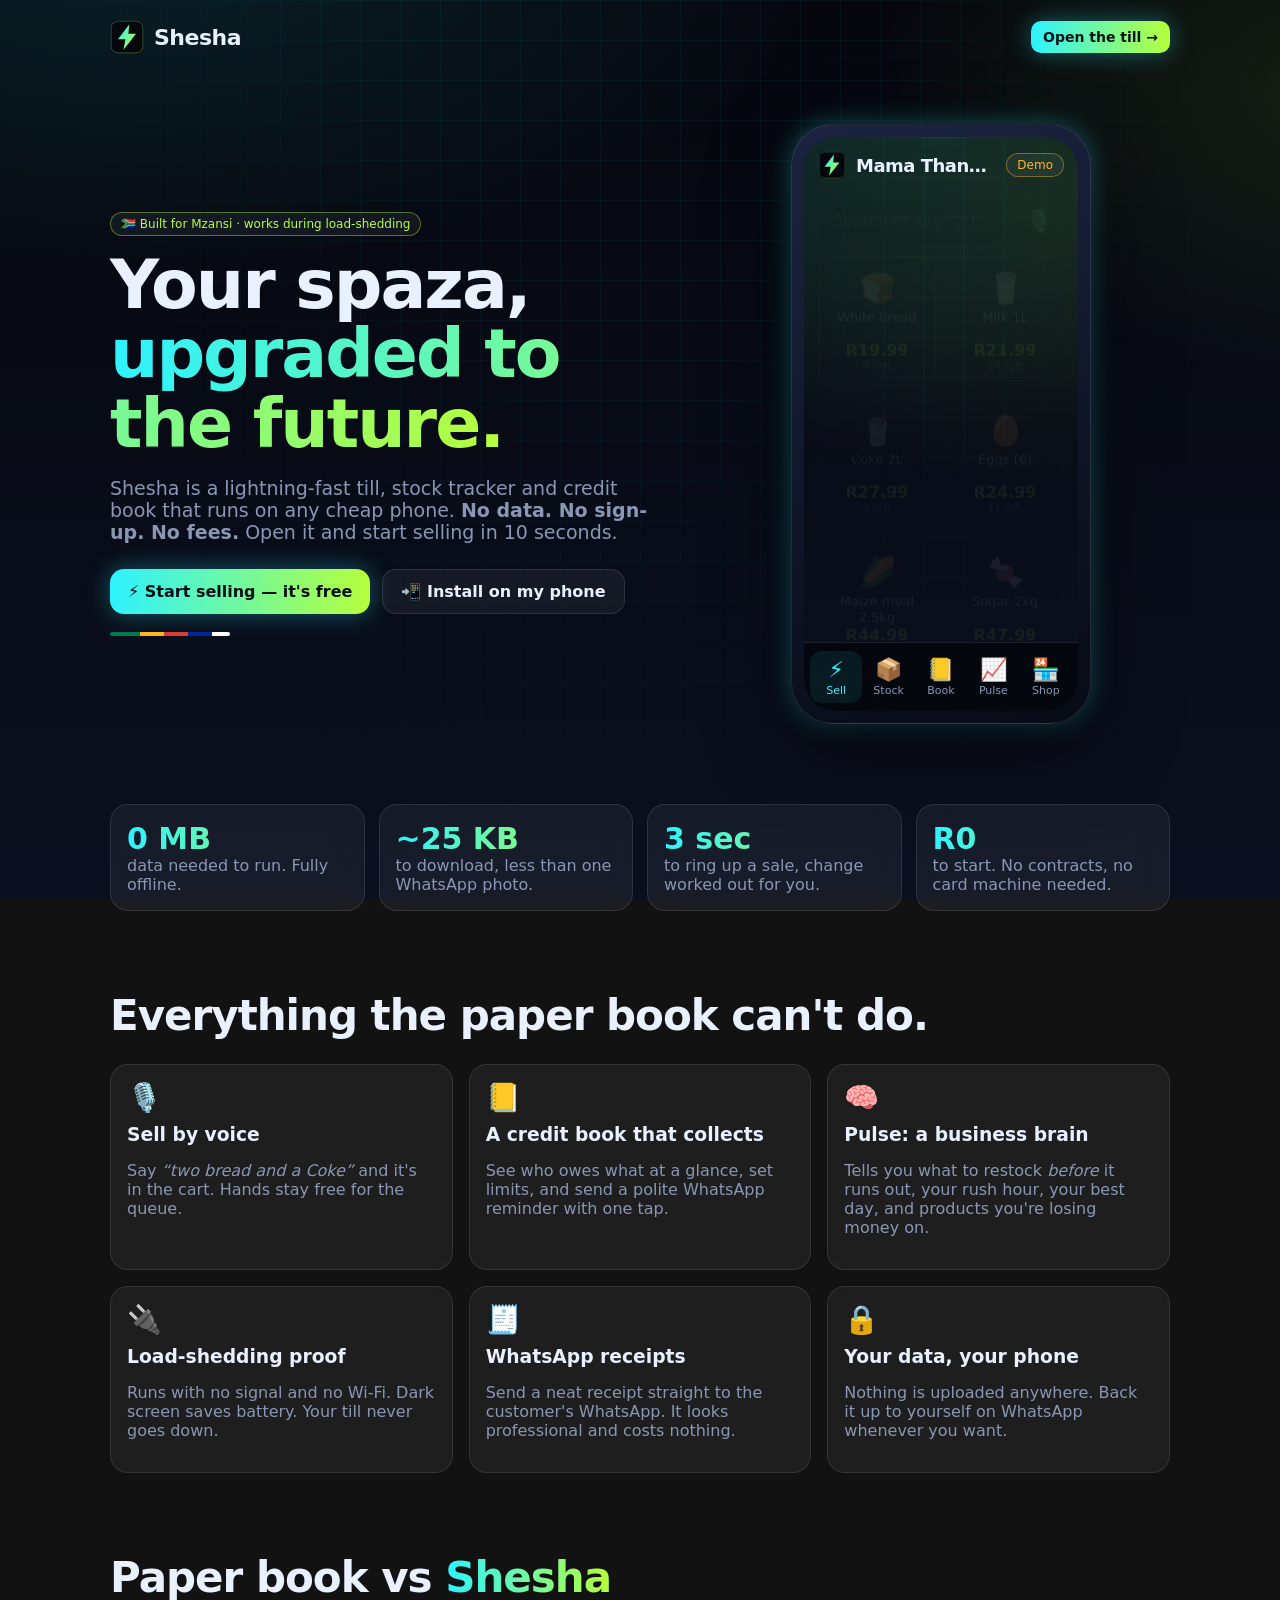
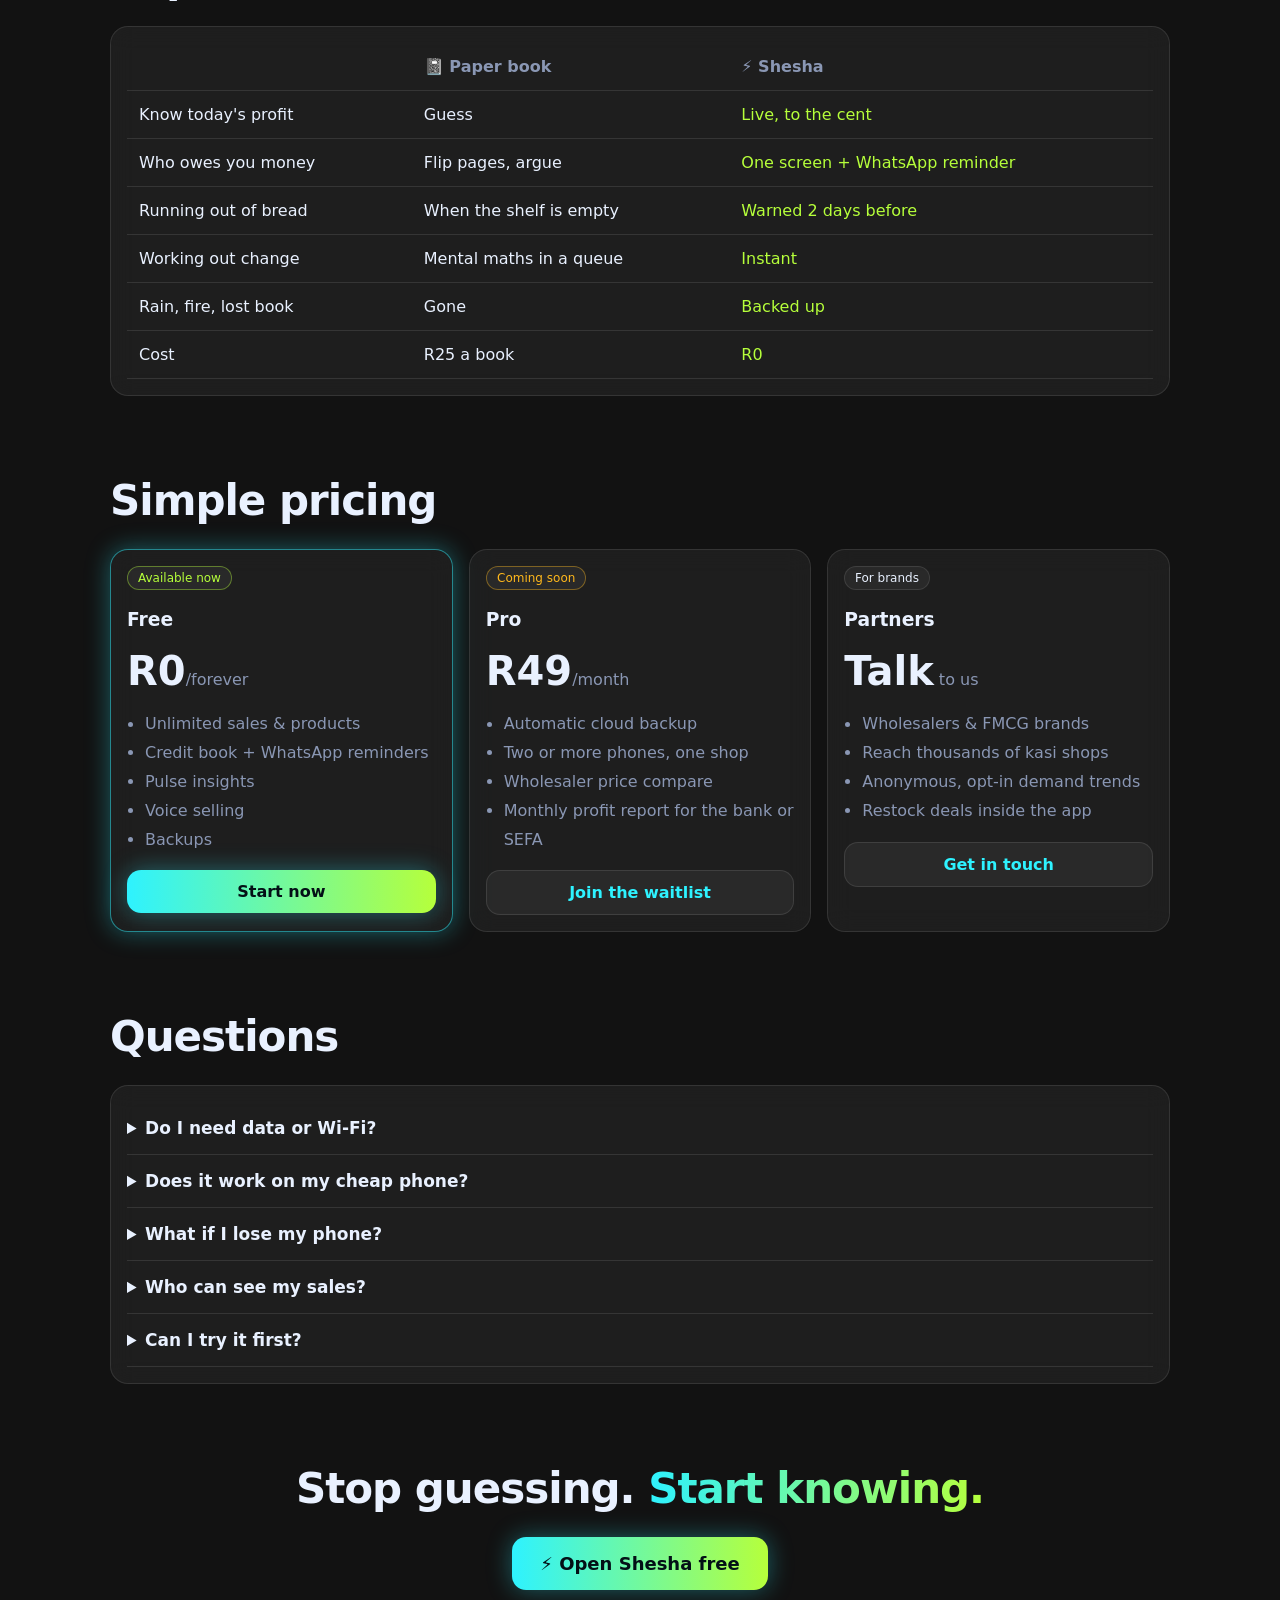
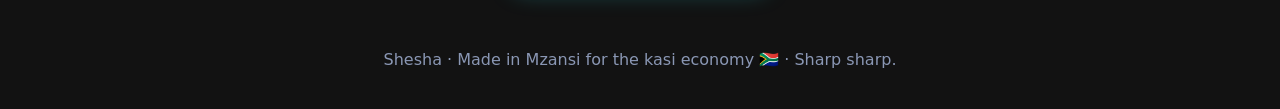
<file: index.html>
<!doctype html>
<html lang="en-ZA">
<head>
  <meta charset="utf-8" />
  <meta name="viewport" content="width=device-width, initial-scale=1, viewport-fit=cover" />
  <meta name="theme-color" content="#05070d" />
  <title>Shesha ⚡ The free futuristic till for spaza shops &amp; kasi businesses</title>
  <meta name="description" content="Offline till, stock tracker and credit book for South African spaza shops. Works during load-shedding, uses zero data, sell by voice, WhatsApp receipts. Free." />
  <meta property="og:title" content="Shesha ⚡ Your spaza, upgraded to the future" />
  <meta property="og:description" content="Free offline till + credit book for kasi businesses. Works during load-shedding. No data. No sign-up." />
  <meta property="og:image" content="icon-512.png" />
  <link rel="manifest" href="manifest.webmanifest" />
  <link rel="icon" href="icon.svg" type="image/svg+xml" />
  <link rel="apple-touch-icon" href="icon-192.png" />
  <link rel="stylesheet" href="styles.css" />
  <style>
    .compare { width: 100%; border-collapse: collapse; }
    .compare td, .compare th { padding: 14px 12px; border-bottom: 1px solid var(--line); text-align: left; }
    .compare th { color: var(--muted); font-weight: 600; }
    .compare td:nth-child(3) { color: var(--lime); }
    details { border-bottom: 1px solid var(--line); padding: 16px 0; }
    summary { cursor: pointer; font-weight: 600; font-size: 17px; }
    details p { color: var(--muted); }
    .flag { height: 4px; border-radius: 2px; background: linear-gradient(90deg, #007a4d 0 25%, #ffb81c 25% 45%, #de3831 45% 65%, #002395 65% 85%, #fff 85%); width: 120px; margin-top: 18px; }
  </style>
</head>
<body class="grid-bg">
  <div class="wrap">
    <nav class="nav">
      <div class="logo"><img src="icon.svg" alt="" /> Shesha</div>
      <a class="btn small primary" href="app.html">Open the till →</a>
    </nav>

    <header class="hero">
      <div>
        <span class="pill live">🇿🇦 Built for Mzansi · works during load-shedding</span>
        <h1>Your spaza,<br /><span class="neon">upgraded to the future.</span></h1>
        <p class="lead">Shesha is a lightning-fast till, stock tracker and credit book that runs on any cheap phone. <b>No data. No sign-up. No fees.</b> Open it and start selling in 10 seconds.</p>
        <div class="cta">
          <a class="btn primary" href="app.html">⚡ Start selling — it's free</a>
          <button class="btn" id="installBtn">📲 Install on my phone</button>
        </div>
        <p class="muted" id="iosHint" hidden style="font-size:14px">On iPhone: tap <b>Share</b> → <b>Add to Home Screen</b>.</p>
        <div class="flag"></div>
      </div>
      <div class="phone"><iframe src="app.html" title="Live Shesha demo" loading="lazy"></iframe></div>
    </header>

    <div class="stats">
      <div class="card stat"><b class="neon">0 MB</b><span class="muted">data needed to run. Fully offline.</span></div>
      <div class="card stat"><b class="neon" id="sizeStat">~25 KB</b><span class="muted">to download, less than one WhatsApp photo.</span></div>
      <div class="card stat"><b class="neon">3 sec</b><span class="muted">to ring up a sale, change worked out for you.</span></div>
      <div class="card stat"><b class="neon">R0</b><span class="muted">to start. No contracts, no card machine needed.</span></div>
    </div>

    <section>
      <h2>Everything the paper book can't do.</h2>
      <div class="features">
        <div class="card feature"><div class="ico">🎙️</div><h3>Sell by voice</h3><p class="muted">Say <i>“two bread and a Coke”</i> and it's in the cart. Hands stay free for the queue.</p></div>
        <div class="card feature"><div class="ico">📒</div><h3>A credit book that collects</h3><p class="muted">See who owes what at a glance, set limits, and send a polite WhatsApp reminder with one tap.</p></div>
        <div class="card feature"><div class="ico">🧠</div><h3>Pulse: a business brain</h3><p class="muted">Tells you what to restock <i>before</i> it runs out, your rush hour, your best day, and products you're losing money on.</p></div>
        <div class="card feature"><div class="ico">🔌</div><h3>Load-shedding proof</h3><p class="muted">Runs with no signal and no Wi-Fi. Dark screen saves battery. Your till never goes down.</p></div>
        <div class="card feature"><div class="ico">🧾</div><h3>WhatsApp receipts</h3><p class="muted">Send a neat receipt straight to the customer's WhatsApp. It looks professional and costs nothing.</p></div>
        <div class="card feature"><div class="ico">🔒</div><h3>Your data, your phone</h3><p class="muted">Nothing is uploaded anywhere. Back it up to yourself on WhatsApp whenever you want.</p></div>
      </div>
    </section>

    <section>
      <h2>Paper book vs <span class="neon">Shesha</span></h2>
      <div class="card" style="overflow-x:auto">
        <table class="compare">
          <tr><th></th><th>📓 Paper book</th><th>⚡ Shesha</th></tr>
          <tr><td>Know today's profit</td><td>Guess</td><td>Live, to the cent</td></tr>
          <tr><td>Who owes you money</td><td>Flip pages, argue</td><td>One screen + WhatsApp reminder</td></tr>
          <tr><td>Running out of bread</td><td>When the shelf is empty</td><td>Warned 2 days before</td></tr>
          <tr><td>Working out change</td><td>Mental maths in a queue</td><td>Instant</td></tr>
          <tr><td>Rain, fire, lost book</td><td>Gone</td><td>Backed up</td></tr>
          <tr><td>Cost</td><td>R25 a book</td><td>R0</td></tr>
        </table>
      </div>
    </section>

    <section>
      <h2>Simple pricing</h2>
      <div class="pricing">
        <div class="card price hot">
          <span class="pill live">Available now</span>
          <h3>Free</h3><b>R0</b><span class="muted">/forever</span>
          <ul><li>Unlimited sales &amp; products</li><li>Credit book + WhatsApp reminders</li><li>Pulse insights</li><li>Voice selling</li><li>Backups</li></ul>
          <a class="btn primary block" href="app.html">Start now</a>
        </div>
        <div class="card price">
          <span class="pill warn">Coming soon</span>
          <h3>Pro</h3><b>R49</b><span class="muted">/month</span>
          <ul><li>Automatic cloud backup</li><li>Two or more phones, one shop</li><li>Wholesaler price compare</li><li>Monthly profit report for the bank or SEFA</li></ul>
          <a class="btn block" id="proWait" href="#">Join the waitlist</a>
        </div>
        <div class="card price">
          <span class="pill">For brands</span>
          <h3>Partners</h3><b>Talk</b><span class="muted"> to us</span>
          <ul><li>Wholesalers &amp; FMCG brands</li><li>Reach thousands of kasi shops</li><li>Anonymous, opt-in demand trends</li><li>Restock deals inside the app</li></ul>
          <a class="btn block" id="partnerBtn" href="#">Get in touch</a>
        </div>
      </div>
    </section>

    <section>
      <h2>Questions</h2>
      <div class="card">
        <details><summary>Do I need data or Wi-Fi?</summary><p>Only once to open the page. After that Shesha works completely offline, even in airplane mode. Sending a WhatsApp receipt or reminder uses WhatsApp as normal.</p></details>
        <details><summary>Does it work on my cheap phone?</summary><p>Yes. Any Android phone with Chrome from the last 6 years, and iPhones too. It's smaller than a single photo.</p></details>
        <details><summary>What if I lose my phone?</summary><p>Use <b>Shop → Backup</b> to send your data file to yourself on WhatsApp or email. On a new phone, tap <b>Restore</b>.</p></details>
        <details><summary>Who can see my sales?</summary><p>Only you. Nothing leaves your phone unless you send it yourself.</p></details>
        <details><summary>Can I try it first?</summary><p>The app opens with a demo shop already full of sales so you can play with it. When you're ready, tap <b>Shop → Start fresh</b>.</p></details>
      </div>
    </section>

    <section style="text-align:center">
      <h2>Stop guessing. <span class="neon">Start knowing.</span></h2>
      <a class="btn primary" href="app.html" style="font-size:18px;padding:16px 28px">⚡ Open Shesha free</a>
    </section>

    <footer>Shesha · Made in Mzansi for the kasi economy 🇿🇦 · Sharp sharp.</footer>
  </div>

  <script>
    let deferred;
    addEventListener("beforeinstallprompt", (e) => { e.preventDefault(); deferred = e; });
    const isIOS = /iphone|ipad|ipod/i.test(navigator.userAgent);
    document.getElementById("installBtn").addEventListener("click", async () => {
      if (deferred) { deferred.prompt(); await deferred.userChoice; deferred = null; }
      else if (isIOS) document.getElementById("iosHint").hidden = false;
      else location.href = "app.html";
    });
    // Replace with your own WhatsApp business number once you have one.
    const CONTACT = "";
    const wa = (t) => `https://wa.me/${CONTACT}?text=${encodeURIComponent(t)}`;
    document.getElementById("proWait").href = wa("Hi! Please add me to the Shesha Pro waitlist. My shop is: ");
    document.getElementById("partnerBtn").href = wa("Hi! I'm interested in partnering with Shesha. Company: ");
    if ("serviceWorker" in navigator && location.protocol.startsWith("http")) navigator.serviceWorker.register("sw.js").catch(() => {});
  </script>
</body>
</html>
</file>
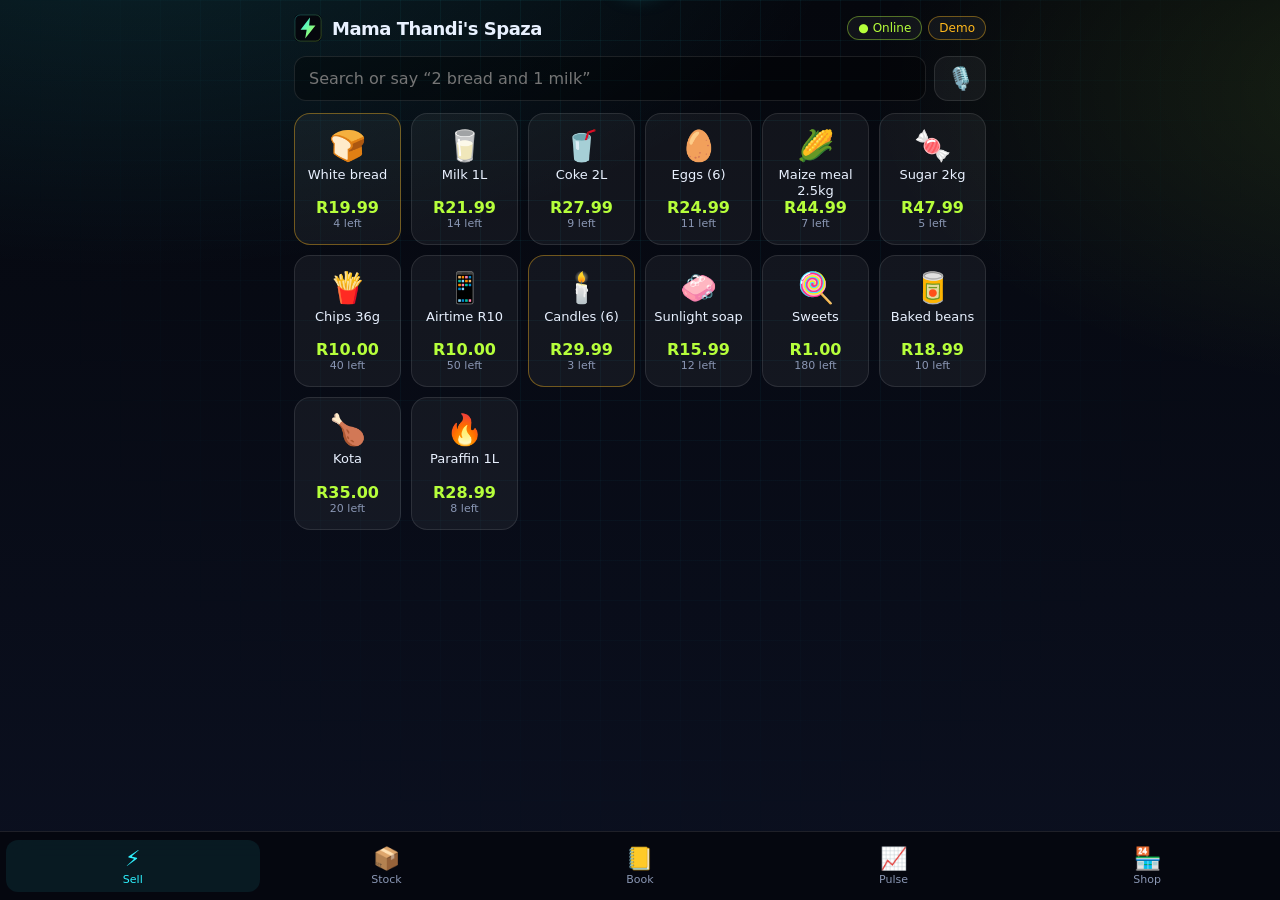
<file: app.html>
<!doctype html>
<html lang="en-ZA">
<head>
  <meta charset="utf-8" />
  <meta name="viewport" content="width=device-width, initial-scale=1, viewport-fit=cover" />
  <meta name="theme-color" content="#05070d" />
  <title>Shesha — Till</title>
  <link rel="manifest" href="manifest.webmanifest" />
  <link rel="icon" href="icon.svg" type="image/svg+xml" />
  <link rel="apple-touch-icon" href="icon-192.png" />
  <meta name="apple-mobile-web-app-capable" content="yes" />
  <link rel="stylesheet" href="styles.css" />
</head>
<body class="grid-bg">
  <main class="app">
    <header class="topbar">
      <div class="logo"><img src="icon.svg" alt="" /> <span id="shopName">Shesha</span></div>
      <div class="status">
        <span id="netPill" class="pill live">● Online</span>
        <span id="demoPill" class="pill warn" hidden>Demo</span>
      </div>
    </header>

    <!-- SELL -->
    <section id="view-sell" class="view active">
      <div class="searchrow">
        <input id="search" type="search" placeholder="Search or say “2 bread and 1 milk”" autocomplete="off" />
        <button id="micBtn" class="btn mic" title="Sell by voice" aria-label="Sell by voice">🎙️</button>
      </div>
      <div id="productGrid" class="products"></div>
    </section>

    <!-- STOCK -->
    <section id="view-stock" class="view">
      <div class="topbar">
        <h2 class="section" style="margin:0">Stock</h2>
        <button class="btn small primary" id="addProductBtn">+ Product</button>
      </div>
      <div id="stockValue" class="kpis"></div>
      <div class="card" id="stockList"></div>
    </section>

    <!-- CREDIT BOOK -->
    <section id="view-book" class="view">
      <div class="topbar">
        <h2 class="section" style="margin:0">Credit book</h2>
        <button class="btn small primary" id="addCustomerBtn">+ Customer</button>
      </div>
      <div id="bookSummary" class="kpis"></div>
      <div class="card" id="customerList"></div>
    </section>

    <!-- PULSE / INSIGHTS -->
    <section id="view-pulse" class="view">
      <div id="pulseKpis" class="kpis"></div>
      <h2 class="section">Smart tips</h2>
      <div id="tips"></div>
      <h2 class="section">Last 14 days</h2>
      <div class="card"><canvas id="chart" width="680" height="180"></canvas></div>
      <h2 class="section">Best sellers (7 days)</h2>
      <div class="card" id="bestSellers"></div>
      <h2 class="section">Recent sales</h2>
      <div class="card" id="recentSales"></div>
    </section>

    <!-- SETTINGS -->
    <section id="view-me" class="view">
      <h2 class="section">Your shop</h2>
      <div class="card">
        <label for="setName">Shop name</label>
        <input id="setName" placeholder="e.g. Mama Thandi's Spaza" />
        <label for="setPhone">WhatsApp number (for receipts)</label>
        <input id="setPhone" inputmode="tel" placeholder="e.g. 082 123 4567" />
        <div style="margin-top:14px"><button class="btn primary block" id="saveShop">Save</button></div>
      </div>
      <h2 class="section">Backup — never lose your book</h2>
      <div class="card stack">
        <p class="muted" style="margin:0">Your data lives only on this phone. Make a backup and send it to yourself on WhatsApp or email.</p>
        <div class="two">
          <button class="btn" id="exportBtn">⬇️ Backup</button>
          <button class="btn" id="importBtn">⬆️ Restore</button>
        </div>
        <input type="file" id="importFile" accept="application/json" hidden />
      </div>
      <h2 class="section">Spread the word</h2>
      <div class="card stack">
        <p class="muted" style="margin:0">Know another shop owner still using a paper book? Send them Shesha — it’s free.</p>
        <button class="btn wa block" id="shareAppBtn">Share on WhatsApp</button>
      </div>
      <h2 class="section">Danger zone</h2>
      <div class="card stack">
        <button class="btn" id="freshBtn">🧹 Start fresh (clear demo data)</button>
        <button class="btn" id="demoBtn">🎲 Load demo shop</button>
      </div>
      <p class="muted" style="text-align:center;margin-top:24px;font-size:13px">Shesha v1 · Made in Mzansi 🇿🇦 · <a href="index.html">About</a></p>
    </section>
  </main>

  <div id="cartBar" class="cartbar">
    <div class="card">
      <div>
        <div class="muted" id="cartCount">0 items</div>
        <div class="total" id="cartTotal">R0.00</div>
      </div>
      <div style="display:flex;gap:8px">
        <button class="btn small" id="clearCart" aria-label="Clear cart">✕</button>
        <button class="btn primary" id="checkoutBtn">Charge →</button>
      </div>
    </div>
  </div>

  <nav class="tabs" id="tabs">
    <button data-view="sell" class="active"><span>⚡</span>Sell</button>
    <button data-view="stock"><span>📦</span>Stock</button>
    <button data-view="book"><span>📒</span>Book</button>
    <button data-view="pulse"><span>📈</span>Pulse</button>
    <button data-view="me"><span>🏪</span>Shop</button>
  </nav>

  <!-- Checkout -->
  <dialog id="checkoutDlg">
    <h3>Checkout</h3>
    <div id="checkoutItems"></div>
    <div class="row"><b>Total</b><b class="total" id="checkoutTotal"></b></div>
    <label>Payment</label>
    <div class="seg" id="payMethod">
      <button class="btn small on" data-m="cash">💵 Cash</button>
      <button class="btn small" data-m="card">💳 Card/EFT</button>
      <button class="btn small" data-m="credit">📒 Book</button>
    </div>
    <div id="cashBox">
      <label for="tendered">Cash received</label>
      <input id="tendered" type="number" inputmode="decimal" min="0" step="0.5" placeholder="0.00" />
      <div class="three" style="margin-top:8px" id="quickCash"></div>
      <div class="change" id="changeOut">Change: R0.00</div>
    </div>
    <div id="creditBox" hidden>
      <label for="creditCustomer">Put on whose book?</label>
      <select id="creditCustomer"></select>
    </div>
    <div class="two" style="margin-top:14px">
      <button class="btn" id="cancelCheckout">Back</button>
      <button class="btn primary" id="confirmSale">Done ✓</button>
    </div>
  </dialog>

  <!-- After sale -->
  <dialog id="doneDlg">
    <h3 class="neon" style="font-size:28px">Sale done ⚡</h3>
    <p id="doneText" class="muted"></p>
    <label for="receiptPhone">Send WhatsApp receipt to (optional)</label>
    <input id="receiptPhone" inputmode="tel" placeholder="Customer number" />
    <div class="two" style="margin-top:14px">
      <button class="btn" id="closeDone">Next customer</button>
      <button class="btn wa" id="sendReceipt">Send receipt</button>
    </div>
  </dialog>

  <!-- Product editor -->
  <dialog id="productDlg">
    <h3 id="productDlgTitle">Product</h3>
    <div class="two">
      <div><label for="pEmoji">Icon</label><input id="pEmoji" maxlength="4" placeholder="🍞" /></div>
      <div><label for="pName">Name</label><input id="pName" placeholder="White bread" /></div>
      <div><label for="pPrice">Sell price (R)</label><input id="pPrice" type="number" inputmode="decimal" step="0.01" min="0" /></div>
      <div><label for="pCost">Cost price (R)</label><input id="pCost" type="number" inputmode="decimal" step="0.01" min="0" /></div>
      <div><label for="pStock">In stock</label><input id="pStock" type="number" inputmode="numeric" step="1" /></div>
      <div><label for="pLow">Warn me below</label><input id="pLow" type="number" inputmode="numeric" step="1" min="0" /></div>
    </div>
    <p class="muted" id="pMargin" style="font-size:13px"></p>
    <div class="two" style="margin-top:10px">
      <button class="btn danger" id="deleteProduct">Delete</button>
      <button class="btn primary" id="saveProduct">Save</button>
    </div>
    <button class="btn block" style="margin-top:8px" id="cancelProduct">Cancel</button>
  </dialog>

  <!-- Customer editor / payment -->
  <dialog id="customerDlg">
    <h3 id="customerDlgTitle">Customer</h3>
    <label for="cName">Name</label><input id="cName" placeholder="Sipho (Block C)" />
    <label for="cPhone">Phone</label><input id="cPhone" inputmode="tel" placeholder="072 000 0000" />
    <label for="cLimit">Credit limit (R)</label><input id="cLimit" type="number" inputmode="decimal" min="0" step="10" placeholder="200" />
    <div id="cPayBox" hidden>
      <label for="cPay">Record a payment (R)</label>
      <input id="cPay" type="number" inputmode="decimal" min="0" step="0.5" placeholder="0.00" />
    </div>
    <div class="two" style="margin-top:14px">
      <button class="btn" id="cancelCustomer">Cancel</button>
      <button class="btn primary" id="saveCustomer">Save</button>
    </div>
  </dialog>

  <div id="toast" class="toast" role="status" aria-live="polite"></div>

  <script src="app.js"></script>
</body>
</html>
</file>
<file: styles.css>
:root {
  --bg: #05070d;
  --bg2: #0b1020;
  --glass: rgba(255, 255, 255, 0.05);
  --glass-2: rgba(255, 255, 255, 0.09);
  --line: rgba(255, 255, 255, 0.1);
  --text: #e9f1ff;
  --muted: #8a97b4;
  --cyan: #2ef2ff;
  --lime: #b6ff3b;
  --gold: #ffb81c;
  --green: #00a36c;
  --red: #ff4d6d;
  --radius: 18px;
  --glow: 0 0 24px rgba(46, 242, 255, 0.35);
  font-family: ui-sans-serif, system-ui, -apple-system, "Segoe UI", Roboto, sans-serif;
  color-scheme: dark;
}

* { box-sizing: border-box; }
html, body { margin: 0; padding: 0; }
body {
  background:
    radial-gradient(1200px 600px at 10% -10%, rgba(46, 242, 255, 0.12), transparent 60%),
    radial-gradient(900px 500px at 110% 10%, rgba(182, 255, 59, 0.1), transparent 60%),
    linear-gradient(180deg, var(--bg), var(--bg2));
  background-attachment: fixed;
  color: var(--text);
  min-height: 100vh;
  -webkit-font-smoothing: antialiased;
}
a { color: var(--cyan); text-decoration: none; }
button, input, select { font: inherit; color: inherit; }

.grid-bg::before {
  content: "";
  position: fixed; inset: 0;
  background-image:
    linear-gradient(rgba(46, 242, 255, 0.05) 1px, transparent 1px),
    linear-gradient(90deg, rgba(46, 242, 255, 0.05) 1px, transparent 1px);
  background-size: 40px 40px;
  mask-image: radial-gradient(ellipse at top, black 20%, transparent 70%);
  -webkit-mask-image: radial-gradient(ellipse at top, black 20%, transparent 70%);
  pointer-events: none; z-index: -1;
}

.neon {
  background: linear-gradient(90deg, var(--cyan), var(--lime));
  -webkit-background-clip: text; background-clip: text;
  color: transparent;
}

.btn {
  display: inline-flex; align-items: center; justify-content: center; gap: 8px;
  padding: 12px 18px; border-radius: 14px; border: 1px solid var(--line);
  background: var(--glass); cursor: pointer; font-weight: 600;
  transition: transform .08s ease, background .2s, box-shadow .2s;
  -webkit-tap-highlight-color: transparent;
}
.btn:active { transform: scale(0.97); }
.btn:hover { background: var(--glass-2); }
.btn.primary {
  background: linear-gradient(90deg, var(--cyan), var(--lime));
  color: #031016; border: none; box-shadow: var(--glow);
}
.btn.danger { border-color: rgba(255, 77, 109, 0.5); color: var(--red); }
.btn.wa { background: #25d366; color: #04210f; border: none; }
.btn.small { padding: 8px 12px; font-size: 14px; border-radius: 10px; }
.btn.block { width: 100%; }
.btn:disabled { opacity: .4; cursor: not-allowed; }

.card {
  background: var(--glass); border: 1px solid var(--line);
  border-radius: var(--radius); padding: 16px;
  backdrop-filter: blur(12px); -webkit-backdrop-filter: blur(12px);
}
.muted { color: var(--muted); }
.pill {
  display: inline-block; padding: 4px 10px; border-radius: 999px;
  font-size: 12px; border: 1px solid var(--line); background: var(--glass); white-space: nowrap;
}
.pill.live { border-color: rgba(182, 255, 59, .4); color: var(--lime); }
.pill.warn { border-color: rgba(255, 184, 28, .4); color: var(--gold); }
.pill.bad { border-color: rgba(255, 77, 109, .4); color: var(--red); }

input, select {
  width: 100%; padding: 12px 14px; border-radius: 12px;
  background: rgba(0, 0, 0, .35); border: 1px solid var(--line); outline: none;
}
input:focus, select:focus { border-color: var(--cyan); box-shadow: var(--glow); }
label { display: block; font-size: 13px; color: var(--muted); margin: 10px 0 6px; }

/* ---------- Landing ---------- */
.wrap { max-width: 1100px; margin: 0 auto; padding: 0 20px; }
.nav { display: flex; align-items: center; justify-content: space-between; padding: 20px 0; }
.logo { display: flex; align-items: center; gap: 10px; font-weight: 800; font-size: 22px; letter-spacing: -.5px; }
.logo img { width: 34px; height: 34px; }
.hero { display: grid; grid-template-columns: 1.1fr .9fr; gap: 40px; align-items: center; padding: 50px 0 70px; }
.hero h1 { font-size: clamp(38px, 6vw, 68px); line-height: 1.02; margin: 14px 0; letter-spacing: -2px; }
.hero p.lead { font-size: 19px; color: var(--muted); max-width: 540px; }
.hero .cta { display: flex; gap: 12px; flex-wrap: wrap; margin-top: 26px; }
.phone {
  width: 300px; height: 600px; margin: 0 auto; border-radius: 42px; padding: 12px;
  background: linear-gradient(160deg, #1b2440, #070b16); border: 1px solid var(--line);
  box-shadow: 0 30px 80px rgba(0, 0, 0, .6), var(--glow);
  animation: float 6s ease-in-out infinite;
}
.phone iframe { width: 100%; height: 100%; border: 0; border-radius: 32px; background: var(--bg); }
@keyframes float { 50% { transform: translateY(-12px); } }
.stats { display: grid; grid-template-columns: repeat(4, 1fr); gap: 14px; margin: 10px 0 70px; }
.stat b { display: block; font-size: 30px; }
.features { display: grid; grid-template-columns: repeat(3, 1fr); gap: 16px; }
.feature h3 { margin: 10px 0 6px; }
.feature .ico { font-size: 28px; }
section h2 { font-size: clamp(28px, 4vw, 42px); letter-spacing: -1px; margin: 80px 0 24px; }
.pricing { display: grid; grid-template-columns: repeat(3, 1fr); gap: 16px; }
.price b { font-size: 40px; }
.price ul { padding-left: 18px; color: var(--muted); line-height: 1.8; }
.price.hot { border-color: rgba(46, 242, 255, .5); box-shadow: var(--glow); }
.quote { font-size: 18px; font-style: italic; }
footer { padding: 60px 0 40px; color: var(--muted); text-align: center; }
@media (max-width: 860px) {
  .hero, .features, .pricing { grid-template-columns: 1fr; }
  .stats { grid-template-columns: repeat(2, 1fr); }
  .phone { display: none; }
}

/* ---------- App ---------- */
.app { max-width: 720px; margin: 0 auto; padding: 14px 14px 170px; }
.topbar { display: flex; align-items: center; justify-content: space-between; gap: 10px; margin-bottom: 14px; }
.topbar .logo { font-size: 18px; min-width: 0; }
.topbar .logo span { overflow: hidden; text-overflow: ellipsis; white-space: nowrap; }
.topbar .logo img { width: 28px; height: 28px; flex: 0 0 28px; }
.status { display: flex; gap: 6px; align-items: center; flex-shrink: 0; }
@media (max-width: 330px) { #netPill { display: none; } }

.tabs {
  position: fixed; bottom: 0; left: 0; right: 0; z-index: 20;
  display: grid; grid-template-columns: repeat(5, 1fr);
  background: rgba(5, 7, 13, .85); backdrop-filter: blur(16px); -webkit-backdrop-filter: blur(16px);
  border-top: 1px solid var(--line); padding: 8px 6px calc(8px + env(safe-area-inset-bottom));
}
.tabs button {
  background: none; border: none; display: flex; flex-direction: column; align-items: center;
  gap: 2px; font-size: 11px; color: var(--muted); padding: 6px 0; cursor: pointer; border-radius: 12px;
}
.tabs button span { font-size: 22px; }
.tabs button.active { color: var(--cyan); background: rgba(46, 242, 255, .08); }

.view { display: none; animation: fade .2s ease; }
.view.active { display: block; }
@keyframes fade { from { opacity: 0; transform: translateY(6px); } }

.products { display: grid; grid-template-columns: repeat(auto-fill, minmax(104px, 1fr)); gap: 10px; }
.tile {
  position: relative; padding: 14px 8px; text-align: center; border-radius: 16px;
  background: var(--glass); border: 1px solid var(--line); cursor: pointer; user-select: none;
  transition: transform .08s, border-color .2s;
}
.tile:active { transform: scale(.95); }
.tile:hover { border-color: rgba(46, 242, 255, .4); }
.tile .emoji { font-size: 30px; }
.tile .name { font-size: 13px; margin-top: 4px; line-height: 1.2; min-height: 2.4em; }
.tile .price { font-weight: 700; color: var(--lime); }
.tile .qty {
  position: absolute; top: -6px; right: -6px; min-width: 24px; height: 24px; border-radius: 12px;
  background: var(--cyan); color: #031016; font-weight: 800; font-size: 13px;
  display: flex; align-items: center; justify-content: center; padding: 0 6px; box-shadow: var(--glow);
}
.tile.low { border-color: rgba(255, 184, 28, .4); }
.tile.out { opacity: .45; }
.tile .stock { font-size: 11px; color: var(--muted); }

.cartbar {
  position: fixed; left: 0; right: 0; bottom: 78px; z-index: 15; padding: 0 14px;
  max-width: 720px; margin: 0 auto; display: none;
}
.cartbar.show { display: block; }
.cartbar .card { display: flex; align-items: center; justify-content: space-between; gap: 10px; background: rgba(11, 16, 32, .95); }
.total { font-size: 26px; font-weight: 800; }

.searchrow { display: flex; gap: 8px; margin-bottom: 12px; }
.mic { width: 52px; flex: 0 0 52px; font-size: 22px; padding: 0; }
.mic.listening { background: var(--red); color: white; animation: pulse 1s infinite; border: none; }
@keyframes pulse { 50% { box-shadow: 0 0 0 10px rgba(255, 77, 109, .2); } }

.row { display: flex; align-items: center; justify-content: space-between; gap: 10px; padding: 12px 0; border-bottom: 1px solid var(--line); }
.row:last-child { border-bottom: none; }
.row .meta { font-size: 13px; color: var(--muted); }
.kpis { display: grid; grid-template-columns: repeat(2, 1fr); gap: 10px; margin-bottom: 12px; }
.kpi b { display: block; font-size: 24px; margin-top: 4px; }
.kpi.accent b { color: var(--lime); }
.tip { display: flex; gap: 10px; padding: 12px; border-radius: 14px; background: rgba(46, 242, 255, .06); border: 1px solid rgba(46, 242, 255, .2); margin-bottom: 8px; }
.tip .t-ico { font-size: 20px; }
canvas { width: 100%; height: 180px; display: block; }
h2.section { font-size: 15px; text-transform: uppercase; letter-spacing: 1.5px; color: var(--muted); margin: 22px 0 10px; }
.stack { display: grid; gap: 10px; }
.two { display: grid; grid-template-columns: 1fr 1fr; gap: 10px; }
.three { display: grid; grid-template-columns: repeat(3, 1fr); gap: 8px; }

dialog {
  width: min(520px, 94vw); max-height: 90vh; border: 1px solid var(--line); border-radius: 22px;
  background: #0b1020; color: var(--text); padding: 20px; box-shadow: 0 30px 80px rgba(0, 0, 0, .7);
}
dialog::backdrop { background: rgba(0, 0, 0, .6); backdrop-filter: blur(4px); }
dialog h3 { margin-top: 0; }
.qtyctl { display: flex; align-items: center; gap: 8px; }
.qtyctl button { width: 32px; height: 32px; padding: 0; border-radius: 10px; }
.change { font-size: 34px; font-weight: 800; color: var(--lime); text-align: center; margin: 10px 0; }
.seg { display: grid; grid-template-columns: repeat(3, 1fr); gap: 6px; }
.seg button.on { border-color: var(--cyan); color: var(--cyan); box-shadow: var(--glow); }

.toast {
  position: fixed; top: 16px; left: 50%; transform: translateX(-50%) translateY(-200%);
  background: rgba(11, 16, 32, .96); border: 1px solid rgba(46, 242, 255, .4); box-shadow: var(--glow);
  padding: 12px 18px; border-radius: 14px; z-index: 100; transition: transform .25s ease; max-width: 90vw;
}
.toast.show { transform: translateX(-50%) translateY(0); }
.empty { text-align: center; padding: 30px 10px; color: var(--muted); }
</file>
